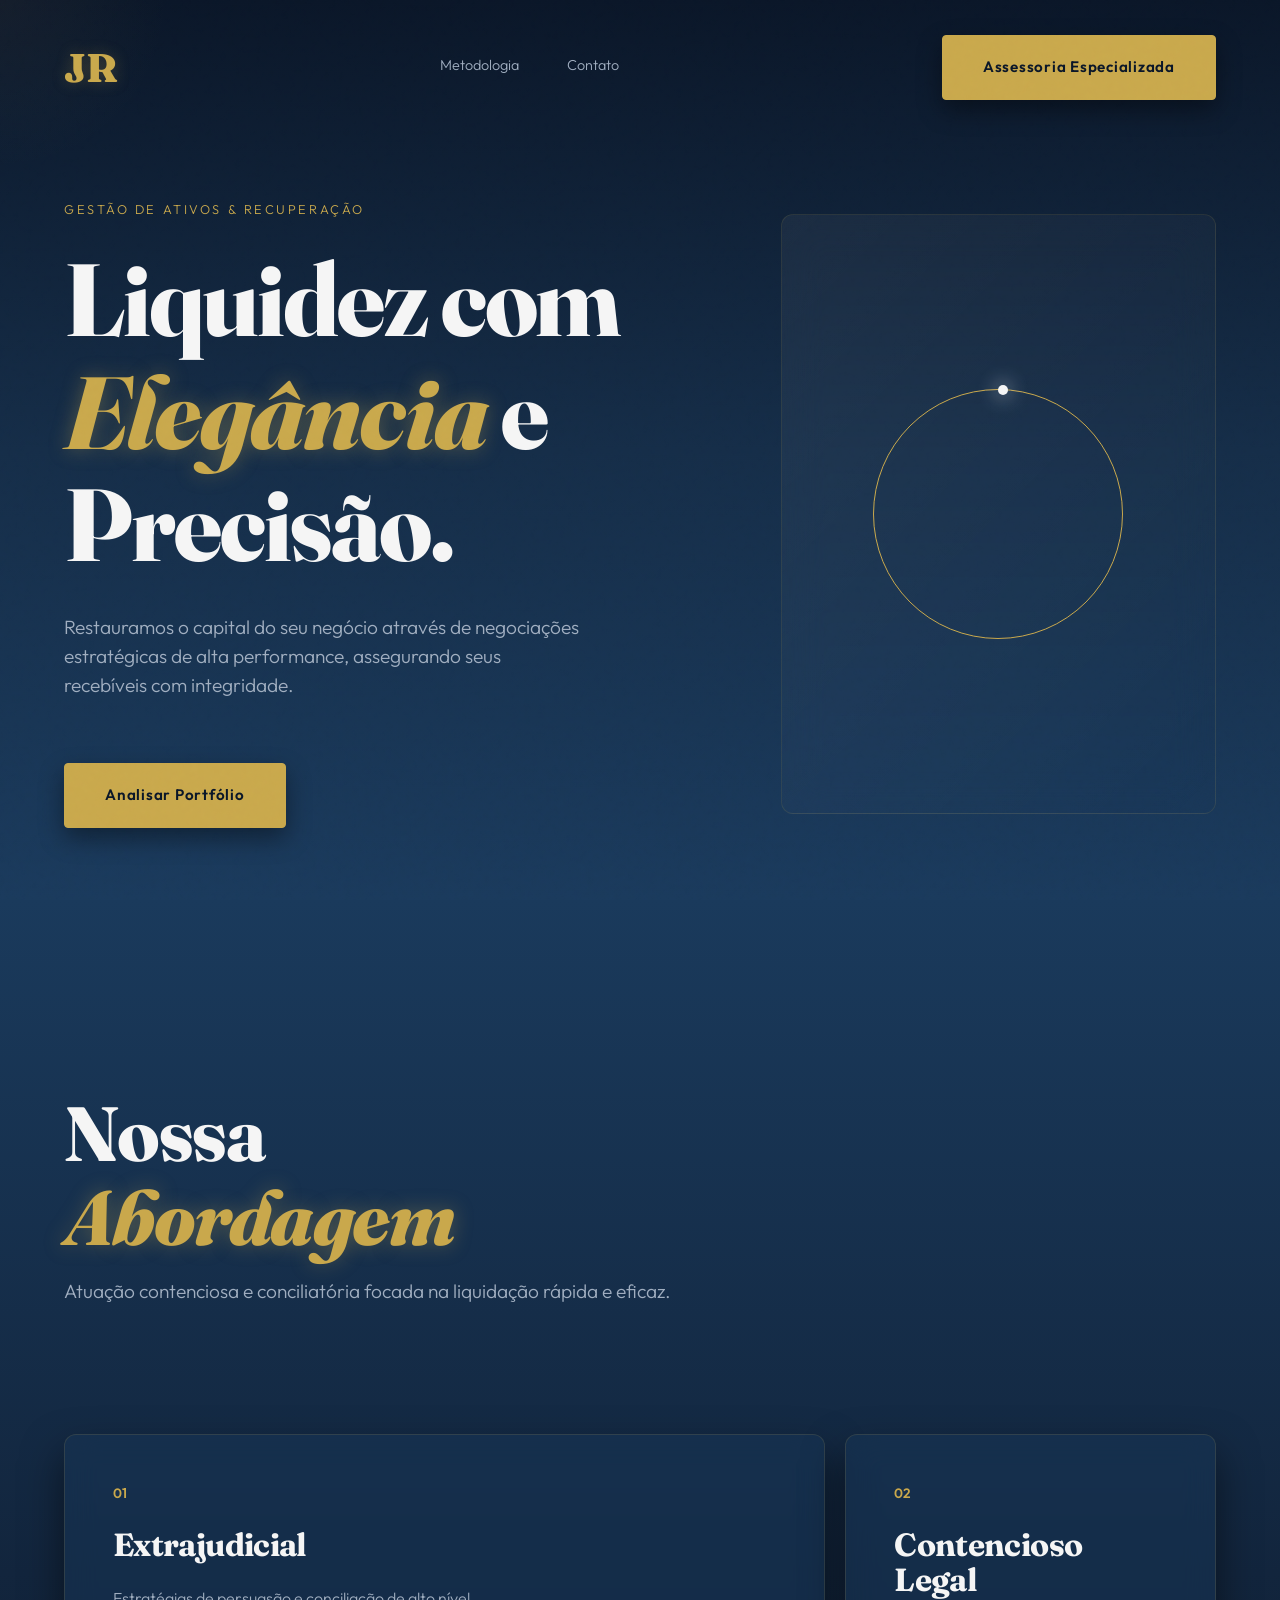
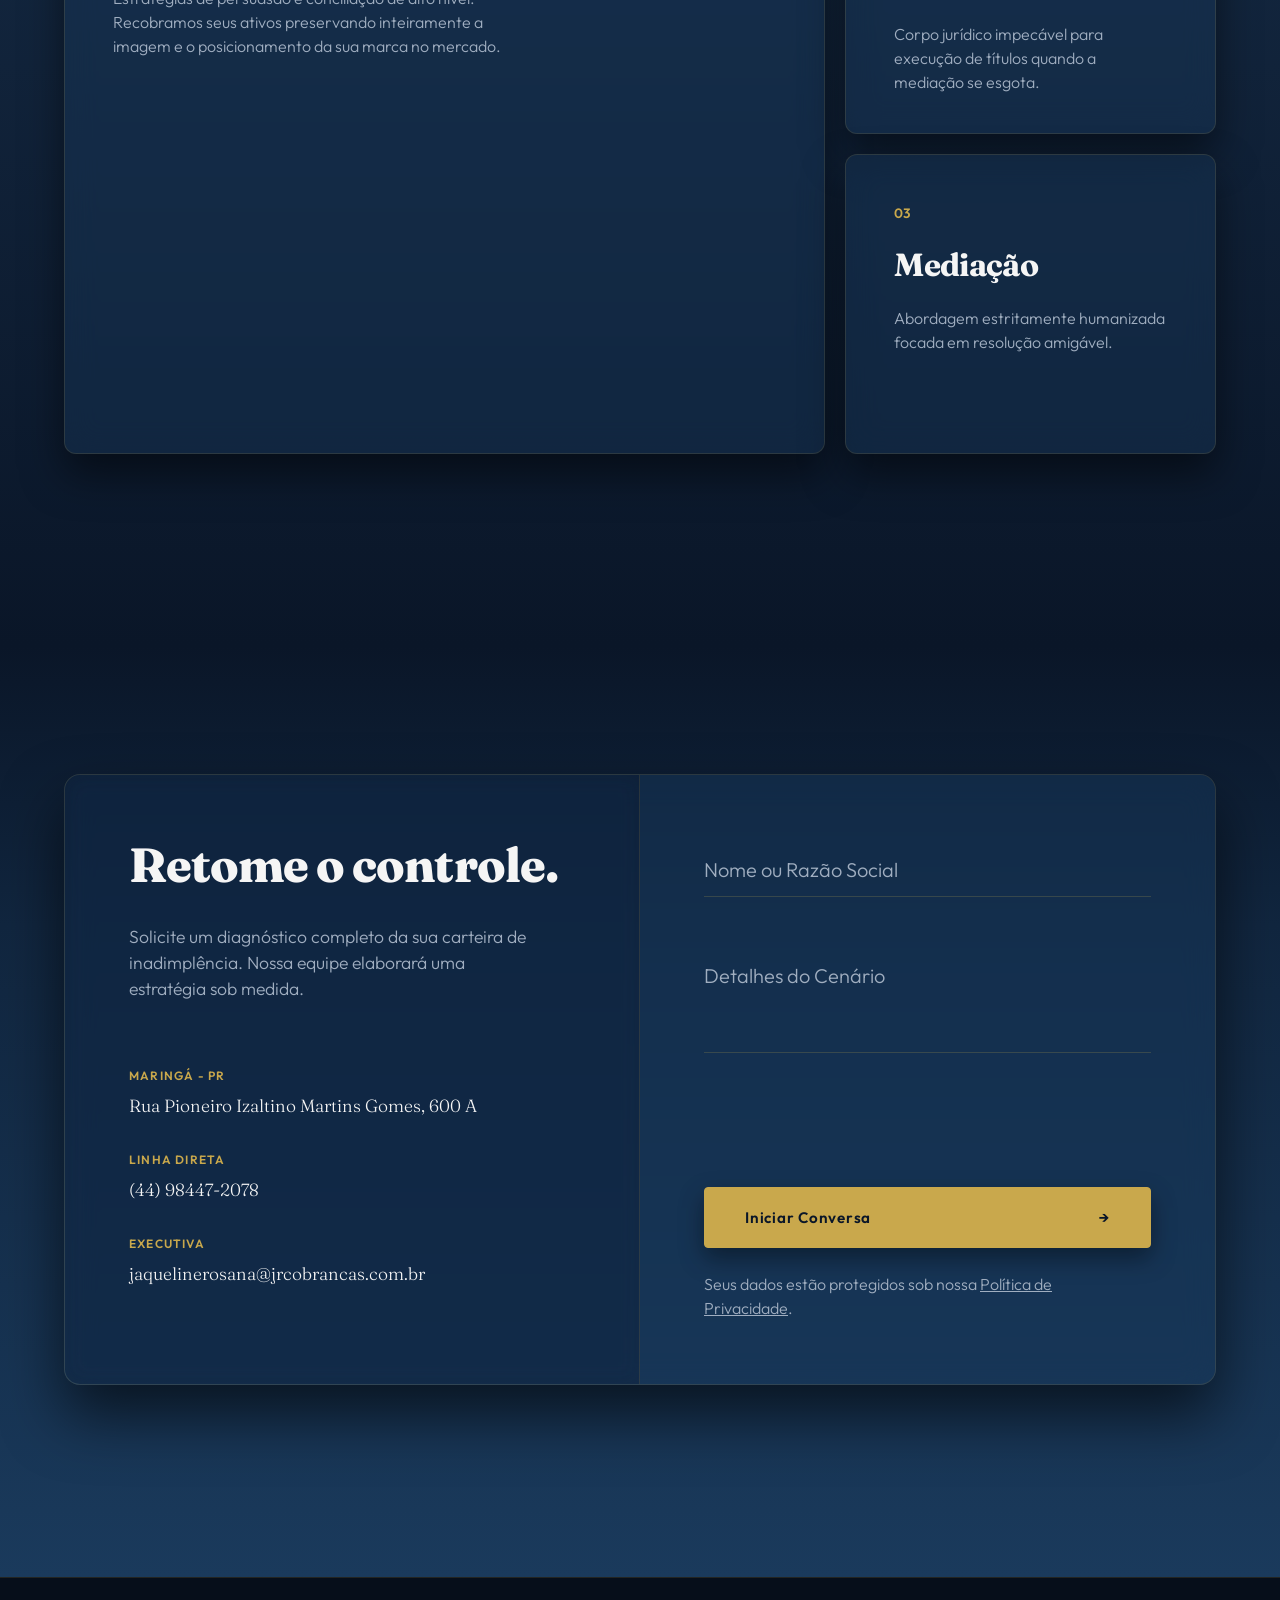
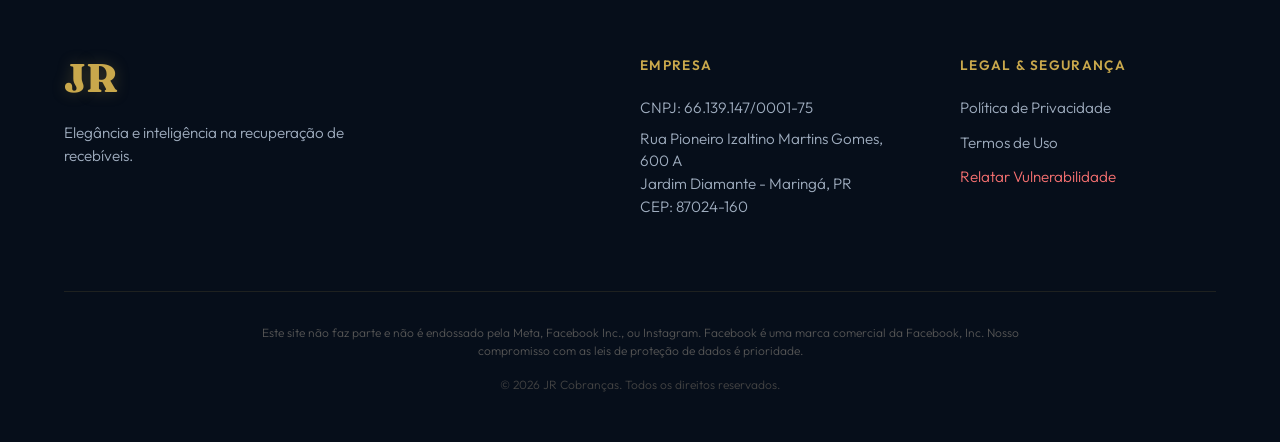
<file: index.html>
<!DOCTYPE html>
<html lang="pt-BR">
<head>
    <meta charset="UTF-8">
    <meta name="viewport" content="width=device-width, initial-scale=1.0">
    <title>JR Cobranças | Excelência em Recuperação de Ativos</title>
    
    <meta name="description" content="Especialistas em recuperação de crédito e renegociação de dívidas. Abordagem humanizada e resultados eficientes para o seu negócio em Maringá e região.">
    
    <!-- Preconnect Fonts -->
    <link rel="preconnect" href="https://fonts.googleapis.com">
    <link rel="preconnect" href="https://fonts.gstatic.com" crossorigin>
    
    <!-- Ultra-Premium Typography: Fraunces (Display) and Outfit (Body) -->
    <link href="https://fonts.googleapis.com/css2?family=Fraunces:ital,opsz,wght@0,9..144,300..900;1,9..144,300..900&family=Outfit:wght@300;400;500;700&display=swap" rel="stylesheet">
    
    <link rel="stylesheet" href="./styles.css">
</head>
<body>

    <!-- SVG Noise Texture Filter applied to body via CSS -->
    <svg style="display: none;">
        <defs>
            <filter id="noiseFilter">
                <feTurbulence type="fractalNoise" baseFrequency="0.65" numOctaves="3" stitchTiles="stitch"/>
            </filter>
        </defs>
    </svg>

    <!-- Interactive background glows -->
    <div class="glow-orb orb-1"></div>
    <div class="glow-orb orb-2"></div>
    
    <!-- Flashlight mouse effect -->
    <div id="flashlight"></div>

    <header class="navbar">
        <div class="container nav-content">
            <div class="logo">
                <span class="logo-jr">JR</span>
            </div>
            <nav class="nav-links">
                <a href="#metodologia" class="hover-underline">Metodologia</a>
                <a href="#contato" class="hover-underline">Contato</a>
            </nav>
            <a href="#" class="btn-outline wpp-link" data-msg="Olá! Gostaria de uma assessoria premium em recuperação de crédito com a JR Cobranças.">
                <span>Assessoria Especializada</span>
            </a>
        </div>
    </header>

    <main>
        <!-- Hero Section -->
        <section class="hero">
            <div class="container">
                <div class="hero-grid">
                    <div class="hero-text">
                        <p class="overline reveal-cascade">Gestão de Ativos & Recuperação</p>
                        <h1 class="reveal-cascade">Liquidez com<br><em>Elegância</em> e<br>Precisão.</h1>
                        <p class="hero-sub reveal-cascade">Restauramos o capital do seu negócio através de negociações estratégicas de alta performance, assegurando seus recebíveis com integridade.</p>
                        <div class="hero-cta reveal-cascade">
                            <a href="#contato" class="btn-solid">Analisar Portfólio</a>
                        </div>
                    </div>
                    <div class="hero-visual reveal-cascade">
                        <!-- Abstract art / Geometric composition -->
                        <div class="glass-art">
                            <div class="glass-art-inner">
                                <div class="gold-ring"></div>
                            </div>
                        </div>
                    </div>
                </div>
            </div>
        </section>

        <!-- Services Section (Asymmetrical Layout) -->
        <section id="metodologia" class="services">
            <div class="container">
                <div class="section-heading reveal">
                    <h2 class="large-heading">Nossa<br><em>Abordagem</em></h2>
                    <p>Atuação contenciosa e conciliatória focada na liquidação rápida e eficaz.</p>
                </div>
                
                <div class="services-bento">
                    <!-- Bento Grid Layout -->
                    <div class="bento-item bento-large glass-panel reveal-cascade">
                        <div class="bento-content">
                            <span class="bento-num">01</span>
                            <h3>Extrajudicial</h3>
                            <p>Estratégias de persuasão e conciliação de alto nível. Recobramos seus ativos preservando inteiramente a imagem e o posicionamento da sua marca no mercado.</p>
                        </div>
                        <div class="bento-visual"></div>
                    </div>
                    
                    <div class="bento-item glass-panel reveal-cascade">
                        <div class="bento-content">
                            <span class="bento-num">02</span>
                            <h3>Contencioso Legal</h3>
                            <p>Corpo jurídico impecável para execução de títulos quando a mediação se esgota.</p>
                        </div>
                    </div>
                    
                    <div class="bento-item glass-panel reveal-cascade">
                        <div class="bento-content">
                            <span class="bento-num">03</span>
                            <h3>Mediação</h3>
                            <p>Abordagem estritamente humanizada focada em resolução amigável.</p>
                        </div>
                    </div>
                </div>
            </div>
        </section>

        <!-- Contact Section -->
        <section id="contato" class="contact">
            <div class="container">
                <div class="contact-wrapper glass-panel reveal">
                    <div class="contact-info">
                        <h2>Retome o controle.</h2>
                        <p>Solicite um diagnóstico completo da sua carteira de inadimplência. Nossa equipe elaborará uma estratégia sob medida.</p>
                        
                        <div class="contact-details">
                            <div class="detail-item">
                                <span class="label">Maringá - PR</span>
                                <span class="value">Rua Pioneiro Izaltino Martins Gomes, 600 A</span>
                            </div>
                            <div class="detail-item">
                                <span class="label">Linha Direta</span>
                                <span class="value">(44) 98447-2078</span>
                            </div>
                            <div class="detail-item">
                                <span class="label">Executiva</span>
                                <span class="value">jaquelinerosana@jrcobrancas.com.br</span>
                            </div>
                        </div>
                    </div>
                    
                    <div class="contact-form-area">
                        <form id="wppForm" class="premium-form">
                            <div class="input-group">
                                <input type="text" id="nome" required placeholder=" ">
                                <label for="nome">Nome ou Razão Social</label>
                                <div class="line-focus"></div>
                            </div>
                            <div class="input-group">
                                <textarea id="mensagem" required placeholder=" " rows="3"></textarea>
                                <label for="mensagem">Detalhes do Cenário</label>
                                <div class="line-focus"></div>
                            </div>
                            <button type="submit" class="btn-solid btn-submit">
                                Iniciar Conversa <span>&rarr;</span>
                            </button>
                            <p class="privacy-note">Seus dados estão protegidos sob nossa <a href="./privacidade.html">Política de Privacidade</a>.</p>
                        </form>
                    </div>
                </div>
            </div>
        </section>
    </main>

    <footer class="site-footer">
        <div class="container footer-content">
            <div class="footer-col brand-col">
                <span class="logo-jr">JR</span>
                <p>Elegância e inteligência na recuperação de recebíveis.</p>
            </div>
            <div class="footer-col">
                <h4>Empresa</h4>
                <p>CNPJ: 66.139.147/0001-75</p>
                <p>Rua Pioneiro Izaltino Martins Gomes, 600 A<br>Jardim Diamante - Maringá, PR<br>CEP: 87024-160</p>
            </div>
            <div class="footer-col">
                <h4>Legal & Segurança</h4>
                <a href="./privacidade.html" class="hover-underline">Política de Privacidade</a>
                <a href="./termos.html" class="hover-underline">Termos de Uso</a>
                <a href="mailto:security@jrcobrancas.com.br" class="hover-underline security-txt">Relatar Vulnerabilidade</a>
            </div>
        </div>
        
        <div class="container">
            <div class="meta-disclaimer">
                <p>Este site não faz parte e não é endossado pela Meta, Facebook Inc., ou Instagram. Facebook é uma marca comercial da Facebook, Inc. Nosso compromisso com as leis de proteção de dados é prioridade.</p>
                <p class="copyright">&copy; 2026 JR Cobranças. Todos os direitos reservados.</p>
            </div>
        </div>
    </footer>

    <script src="./script.js"></script>
</body>
</html>
</file>
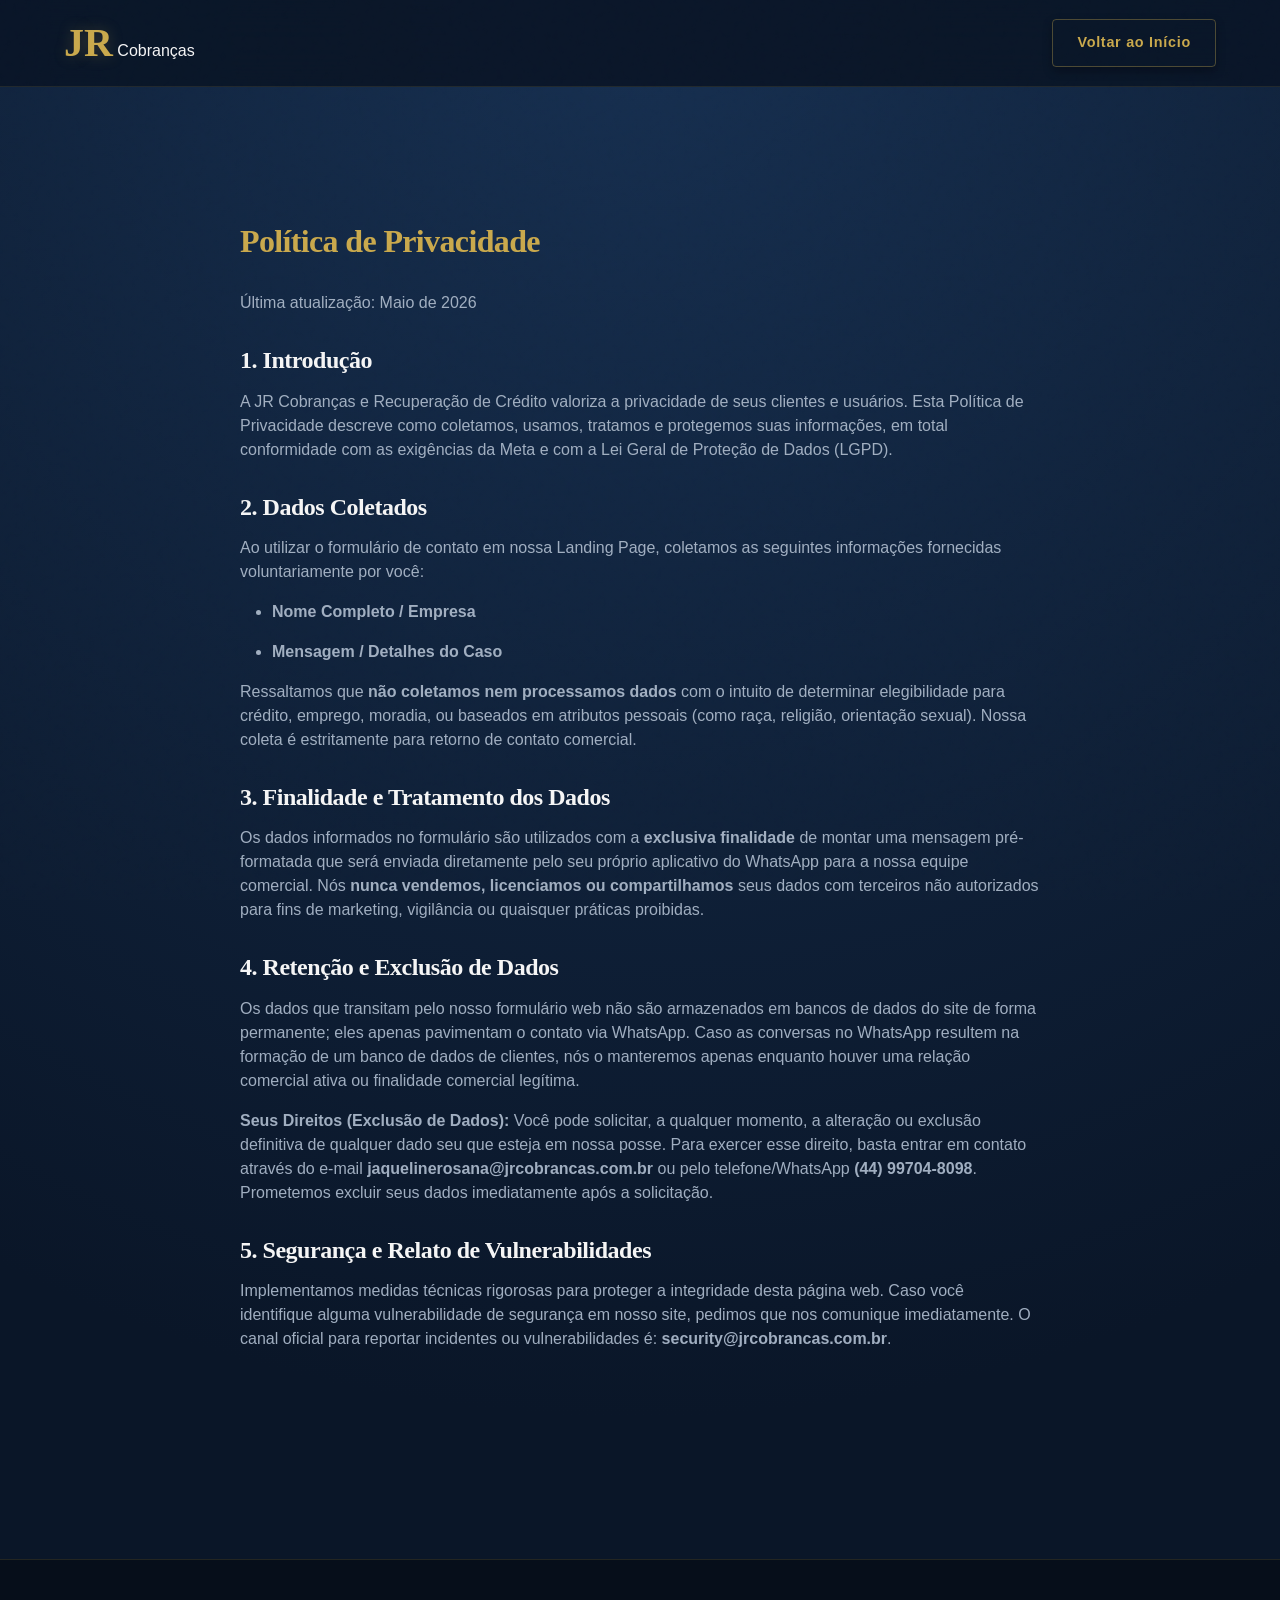
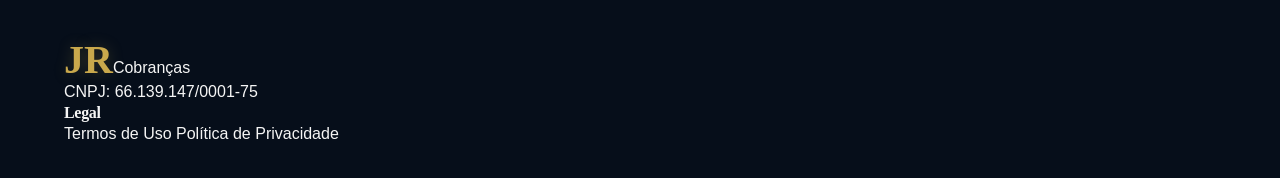
<file: privacidade.html>
<!DOCTYPE html>
<html lang="pt-BR">
<head>
    <meta charset="UTF-8">
    <meta name="viewport" content="width=device-width, initial-scale=1.0">
    <title>Política de Privacidade | JR Cobranças</title>
    <link rel="preconnect" href="https://fonts.googleapis.com">
    <link rel="preconnect" href="https://fonts.gstatic.com" crossorigin>
    <link href="https://fonts.googleapis.com/css2?family=Playfair+Display:ital,wght@0,400..900;1,400..900&family=Plus+Jakarta+Sans:ital,wght@0,300..800;1,300..800&display=swap" rel="stylesheet">
    <link rel="stylesheet" href="./styles.css">
    <style>
        .legal-content {
            padding: calc(var(--space-2xl) + 2rem) 0 var(--space-2xl);
            max-width: 800px;
            margin: 0 auto;
        }
        .legal-content h1 { margin-bottom: 2rem; color: var(--accent-gold); }
        .legal-content h2 { margin: 2rem 0 1rem; font-size: 1.5rem; }
        .legal-content p, .legal-content li { margin-bottom: 1rem; color: var(--text-secondary); }
        .legal-content ul { margin-left: 2rem; margin-bottom: 1rem; }
    </style>
</head>
<body>
    <header class="navbar scrolled">
        <div class="container nav-content">
            <a href="./index.html" class="logo">
                <span class="logo-jr">JR</span>
                <span class="logo-text">Cobranças</span>
            </a>
            <a href="./index.html" class="btn-secondary">Voltar ao Início</a>
        </div>
    </header>

    <main class="container legal-content reveal active">
        <h1>Política de Privacidade</h1>
        <p>Última atualização: Maio de 2026</p>

        <h2>1. Introdução</h2>
        <p>A JR Cobranças e Recuperação de Crédito valoriza a privacidade de seus clientes e usuários. Esta Política de Privacidade descreve como coletamos, usamos, tratamos e protegemos suas informações, em total conformidade com as exigências da Meta e com a Lei Geral de Proteção de Dados (LGPD).</p>

        <h2>2. Dados Coletados</h2>
        <p>Ao utilizar o formulário de contato em nossa Landing Page, coletamos as seguintes informações fornecidas voluntariamente por você:</p>
        <ul>
            <li><strong>Nome Completo / Empresa</strong></li>
            <li><strong>Mensagem / Detalhes do Caso</strong></li>
        </ul>
        <p>Ressaltamos que <strong>não coletamos nem processamos dados</strong> com o intuito de determinar elegibilidade para crédito, emprego, moradia, ou baseados em atributos pessoais (como raça, religião, orientação sexual). Nossa coleta é estritamente para retorno de contato comercial.</p>

        <h2>3. Finalidade e Tratamento dos Dados</h2>
        <p>Os dados informados no formulário são utilizados com a <strong>exclusiva finalidade</strong> de montar uma mensagem pré-formatada que será enviada diretamente pelo seu próprio aplicativo do WhatsApp para a nossa equipe comercial. Nós <strong>nunca vendemos, licenciamos ou compartilhamos</strong> seus dados com terceiros não autorizados para fins de marketing, vigilância ou quaisquer práticas proibidas.</p>

        <h2>4. Retenção e Exclusão de Dados</h2>
        <p>Os dados que transitam pelo nosso formulário web não são armazenados em bancos de dados do site de forma permanente; eles apenas pavimentam o contato via WhatsApp. Caso as conversas no WhatsApp resultem na formação de um banco de dados de clientes, nós o manteremos apenas enquanto houver uma relação comercial ativa ou finalidade comercial legítima.</p>
        <p><strong>Seus Direitos (Exclusão de Dados):</strong> Você pode solicitar, a qualquer momento, a alteração ou exclusão definitiva de qualquer dado seu que esteja em nossa posse. Para exercer esse direito, basta entrar em contato através do e-mail <strong>jaquelinerosana@jrcobrancas.com.br</strong> ou pelo telefone/WhatsApp <strong>(44) 99704-8098</strong>. Prometemos excluir seus dados imediatamente após a solicitação.</p>

        <h2>5. Segurança e Relato de Vulnerabilidades</h2>
        <p>Implementamos medidas técnicas rigorosas para proteger a integridade desta página web. Caso você identifique alguma vulnerabilidade de segurança em nosso site, pedimos que nos comunique imediatamente. O canal oficial para reportar incidentes ou vulnerabilidades é: <strong>security@jrcobrancas.com.br</strong>.</p>
    </main>

    <footer class="site-footer">
        <div class="container footer-grid">
            <div class="footer-brand">
                <div class="logo"><span class="logo-jr">JR</span><span class="logo-text">Cobranças</span></div>
                <p>CNPJ: 66.139.147/0001-75</p>
            </div>
            <div class="footer-links">
                <h4>Legal</h4>
                <a href="./termos.html">Termos de Uso</a>
                <a href="./privacidade.html">Política de Privacidade</a>
            </div>
        </div>
    </footer>
</body>
</html>
</file>
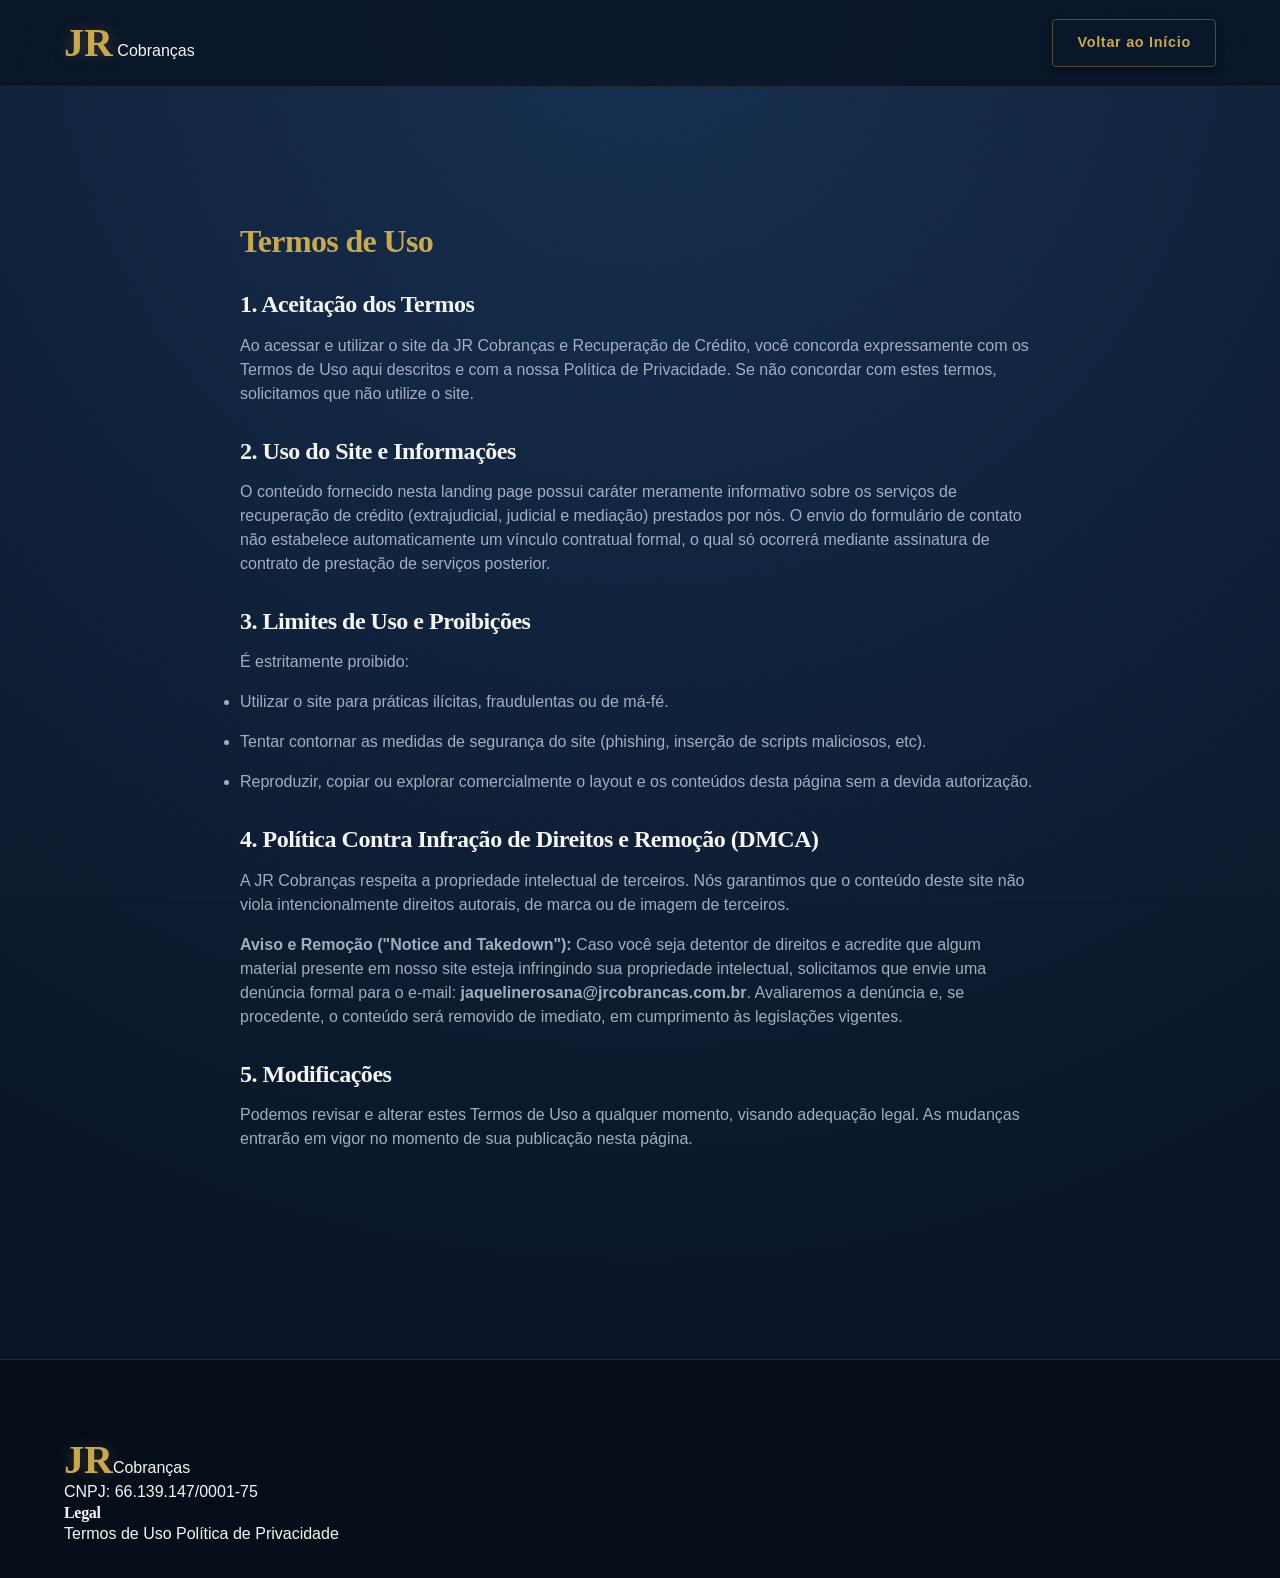
<file: termos.html>
<!DOCTYPE html>
<html lang="pt-BR">
<head>
    <meta charset="UTF-8">
    <meta name="viewport" content="width=device-width, initial-scale=1.0">
    <title>Termos de Uso | JR Cobranças</title>
    <link rel="preconnect" href="https://fonts.googleapis.com">
    <link rel="preconnect" href="https://fonts.gstatic.com" crossorigin>
    <link href="https://fonts.googleapis.com/css2?family=Playfair+Display:ital,wght@0,400..900;1,400..900&family=Plus+Jakarta+Sans:ital,wght@0,300..800;1,300..800&display=swap" rel="stylesheet">
    <link rel="stylesheet" href="./styles.css">
    <style>
        .legal-content {
            padding: calc(var(--space-2xl) + 2rem) 0 var(--space-2xl);
            max-width: 800px;
            margin: 0 auto;
        }
        .legal-content h1 { margin-bottom: 2rem; color: var(--accent-gold); }
        .legal-content h2 { margin: 2rem 0 1rem; font-size: 1.5rem; }
        .legal-content p, .legal-content li { margin-bottom: 1rem; color: var(--text-secondary); }
    </style>
</head>
<body>
    <header class="navbar scrolled">
        <div class="container nav-content">
            <a href="./index.html" class="logo">
                <span class="logo-jr">JR</span>
                <span class="logo-text">Cobranças</span>
            </a>
            <a href="./index.html" class="btn-secondary">Voltar ao Início</a>
        </div>
    </header>

    <main class="container legal-content reveal active">
        <h1>Termos de Uso</h1>
        
        <h2>1. Aceitação dos Termos</h2>
        <p>Ao acessar e utilizar o site da JR Cobranças e Recuperação de Crédito, você concorda expressamente com os Termos de Uso aqui descritos e com a nossa Política de Privacidade. Se não concordar com estes termos, solicitamos que não utilize o site.</p>

        <h2>2. Uso do Site e Informações</h2>
        <p>O conteúdo fornecido nesta landing page possui caráter meramente informativo sobre os serviços de recuperação de crédito (extrajudicial, judicial e mediação) prestados por nós. O envio do formulário de contato não estabelece automaticamente um vínculo contratual formal, o qual só ocorrerá mediante assinatura de contrato de prestação de serviços posterior.</p>

        <h2>3. Limites de Uso e Proibições</h2>
        <p>É estritamente proibido:</p>
        <ul>
            <li>Utilizar o site para práticas ilícitas, fraudulentas ou de má-fé.</li>
            <li>Tentar contornar as medidas de segurança do site (phishing, inserção de scripts maliciosos, etc).</li>
            <li>Reproduzir, copiar ou explorar comercialmente o layout e os conteúdos desta página sem a devida autorização.</li>
        </ul>

        <h2>4. Política Contra Infração de Direitos e Remoção (DMCA)</h2>
        <p>A JR Cobranças respeita a propriedade intelectual de terceiros. Nós garantimos que o conteúdo deste site não viola intencionalmente direitos autorais, de marca ou de imagem de terceiros.</p>
        <p><strong>Aviso e Remoção ("Notice and Takedown"):</strong> Caso você seja detentor de direitos e acredite que algum material presente em nosso site esteja infringindo sua propriedade intelectual, solicitamos que envie uma denúncia formal para o e-mail: <strong>jaquelinerosana@jrcobrancas.com.br</strong>. Avaliaremos a denúncia e, se procedente, o conteúdo será removido de imediato, em cumprimento às legislações vigentes.</p>

        <h2>5. Modificações</h2>
        <p>Podemos revisar e alterar estes Termos de Uso a qualquer momento, visando adequação legal. As mudanças entrarão em vigor no momento de sua publicação nesta página.</p>
    </main>

    <footer class="site-footer">
        <div class="container footer-grid">
            <div class="footer-brand">
                <div class="logo"><span class="logo-jr">JR</span><span class="logo-text">Cobranças</span></div>
                <p>CNPJ: 66.139.147/0001-75</p>
            </div>
            <div class="footer-links">
                <h4>Legal</h4>
                <a href="./termos.html">Termos de Uso</a>
                <a href="./privacidade.html">Política de Privacidade</a>
            </div>
        </div>
    </footer>
</body>
</html>
</file>
<file: styles.css>
/* 
 * JR Cobranças - Ultra-Premium Design System
 * Theme: Luxury Brutalism & Dynamic Obisidian
 */

:root {
    /* Deep Blue & Gold Palette */
    --bg-obsidian: #0A1628;      /* azul marinho profundo */
    --bg-secondary: #1A3A5C;     /* azul médio */
    --bg-footer: #060E1A;        /* azul quase preto */
    --bg-surface: rgba(26, 58, 92, 0.45);
    --bg-panel: rgba(26, 58, 92, 0.6);
    
    --border-glass: rgba(201, 168, 76, 0.12); /* dourado sutil com baixa opacidade */
    --border-gold: rgba(201, 168, 76, 0.35);  /* dourado com opacidade média */
    
    --text-primary: #F5F5F5;     /* branco suave */
    --text-secondary: #A0AEC0;   /* cinza claro */
    
    --accent-gold: #C9A84C;      /* dourado elegante */
    --accent-bronze: #CD7F32;
    --accent-glow: rgba(201, 168, 76, 0.25);
    
    /* Typography */
    --font-display: 'Fraunces', serif;
    --font-body: 'Outfit', sans-serif;
    
    /* Spacing */
    --space-sm: 1rem;
    --space-md: 2rem;
    --space-lg: 4rem;
    --space-xl: 8rem;
    --space-2xl: 12rem;
    
    /* Animation Timing */
    --ease-out-expo: cubic-bezier(0.16, 1, 0.3, 1);
}

/* Reset & Base */
* {
    margin: 0;
    padding: 0;
    box-sizing: border-box;
}

html {
    scroll-behavior: smooth;
    background-color: var(--bg-obsidian);
}

body {
    background: radial-gradient(circle at 50% 0%, #162f50 0%, var(--bg-obsidian) 75%);
    background-color: var(--bg-obsidian);
    color: var(--text-primary);
    font-family: var(--font-body);
    font-weight: 300;
    line-height: 1.5;
    overflow-x: hidden;
    position: relative;
    -webkit-font-smoothing: antialiased;
}

/* Noise Texture Overlay */
body::before {
    content: '';
    position: fixed;
    top: 0; left: 0; width: 100vw; height: 100vh;
    pointer-events: none;
    z-index: 9999;
    opacity: 0.04;
    mix-blend-mode: overlay;
    background: url('data:image/svg+xml;utf8,<svg viewBox="0 0 200 200" xmlns="http://www.w3.org/2000/svg"><filter id="noiseFilter"><feTurbulence type="fractalNoise" baseFrequency="0.65" numOctaves="3" stitchTiles="stitch"/></filter><rect width="100%" height="100%" filter="url(%23noiseFilter)"/></svg>');
}

/* Typography */
h1, h2, h3, h4 {
    font-family: var(--font-display);
    font-weight: 800; /* extrabold */
    line-height: 1.1;
    letter-spacing: -0.02em;
}

em {
    font-style: italic;
    color: var(--accent-gold);
    font-weight: inherit;
    text-shadow: 0 0 20px rgba(201, 168, 76, 0.35);
}

.overline {
    font-family: var(--font-body);
    text-transform: uppercase;
    letter-spacing: 0.2em;
    font-size: 0.8rem;
    color: var(--accent-gold);
    margin-bottom: 1.5rem;
}

a {
    color: inherit;
    text-decoration: none;
}

.hover-underline {
    position: relative;
    padding-bottom: 4px;
}

.hover-underline::after {
    content: '';
    position: absolute;
    bottom: 0; left: 0;
    width: 0%; height: 1px;
    background-color: var(--accent-gold);
    transition: width 0.4s var(--ease-out-expo);
}

.hover-underline:hover::after {
    width: 100%;
}

.container {
    width: 100%;
    max-width: 1400px;
    margin: 0 auto;
    padding: 0 5%;
}

/* Buttons */
.btn-solid, .btn-outline {
    display: inline-flex;
    align-items: center;
    justify-content: center;
    padding: 1.25rem 2.5rem;
    font-family: var(--font-body);
    font-weight: 600;
    font-size: 0.95rem;
    letter-spacing: 0.05em;
    border-radius: 4px;
    transition: all 0.5s var(--ease-out-expo);
    position: relative;
    overflow: hidden;
    cursor: pointer;
    box-shadow: 0 10px 25px rgba(0, 0, 0, 0.4);
}

.btn-solid {
    background: var(--accent-gold);
    color: #0A1628;
    border: 1px solid var(--accent-gold);
}

.btn-solid:hover {
    background: transparent;
    color: var(--accent-gold);
    box-shadow: 0 0 30px rgba(201, 168, 76, 0.5);
    transform: translateY(-2px);
}

.btn-outline {
    background: transparent;
    color: var(--text-primary);
    border: 1px solid var(--border-glass);
    backdrop-filter: blur(10px);
}

.btn-outline:hover {
    border-color: var(--accent-gold);
    background: rgba(201, 168, 76, 0.1);
    box-shadow: 0 0 20px rgba(201, 168, 76, 0.25);
    transform: translateY(-2px);
}

.btn-secondary {
    display: inline-flex;
    align-items: center;
    justify-content: center;
    padding: 0.75rem 1.5rem;
    font-family: var(--font-body);
    font-weight: 600;
    font-size: 0.9rem;
    letter-spacing: 0.05em;
    border-radius: 4px;
    transition: all 0.5s var(--ease-out-expo);
    cursor: pointer;
    background: transparent;
    color: var(--accent-gold);
    border: 1px solid var(--border-gold);
    box-shadow: 0 4px 10px rgba(0, 0, 0, 0.3);
}

.btn-secondary:hover {
    background: var(--accent-gold);
    color: #0A1628;
    box-shadow: 0 0 20px rgba(201, 168, 76, 0.4);
    transform: translateY(-2px);
}

/* Specific Style for Navbar CTA to stand out */
.navbar .btn-outline {
    background: var(--accent-gold);
    color: #0A1628;
    border: 1px solid var(--accent-gold);
}

.navbar .btn-outline:hover {
    background: transparent;
    color: var(--accent-gold);
    box-shadow: 0 0 30px rgba(201, 168, 76, 0.55);
}

/* Navbar */
.navbar {
    position: fixed;
    top: 0; left: 0; width: 100%;
    padding: 2.2rem 0;
    z-index: 1000;
    transition: all 0.5s var(--ease-out-expo);
}

.navbar.scrolled {
    padding: 1.2rem 0;
    background: rgba(10, 22, 40, 0.95);
    backdrop-filter: blur(20px);
    border-bottom: 1px solid var(--border-glass);
}

.nav-content {
    display: flex;
    justify-content: space-between;
    align-items: center;
}

.logo-jr {
    font-family: var(--font-display);
    font-size: 2.5rem;
    font-weight: 800; /* extrabold */
    color: var(--accent-gold);
    line-height: 1;
    text-shadow: 0 0 15px rgba(201, 168, 76, 0.25);
}

.nav-links {
    display: flex;
    gap: 3rem;
}

.nav-links a {
    font-size: 0.9rem;
    color: var(--text-secondary);
}

.nav-links a:hover {
    color: var(--text-primary);
}

/* Background Animated Orbs */
.glow-orb {
    position: absolute;
    border-radius: 50%;
    filter: blur(100px);
    z-index: -1;
    opacity: 0.4;
    animation: float 20s infinite ease-in-out alternate;
}

.orb-1 {
    width: 600px; height: 600px;
    background: radial-gradient(circle, var(--accent-gold), transparent 70%);
    top: -10%; left: -10%;
}

.orb-2 {
    width: 500px; height: 500px;
    background: radial-gradient(circle, var(--accent-bronze), transparent 70%);
    bottom: 20%; right: -10%;
    animation-delay: -5s;
}

@keyframes float {
    0% { transform: translate(0, 0) scale(1); }
    100% { transform: translate(100px, 150px) scale(1.2); }
}

/* Flashlight Mouse Tracker */
#flashlight {
    position: fixed;
    top: 0; left: 0;
    width: 400px; height: 400px;
    border-radius: 50%;
    background: radial-gradient(circle, rgba(201, 168, 76, 0.05) 0%, transparent 60%);
    pointer-events: none;
    transform: translate(-50%, -50%);
    z-index: 999;
    mix-blend-mode: screen;
}

/* Hero Section */
.hero {
    min-height: 100vh;
    display: flex;
    align-items: center;
    padding-top: var(--space-xl);
    background: linear-gradient(180deg, #0A1628 0%, #152d48 50%, #1A3A5C 100%);
    position: relative;
}

.hero-grid {
    display: grid;
    grid-template-columns: 1.2fr 0.8fr;
    gap: 4rem;
    align-items: center;
}

.hero h1 {
    font-size: clamp(2.5rem, 8vw, 7.5rem);
    margin-bottom: var(--space-md);
}

.hero-sub {
    font-size: clamp(1rem, 1.5vw, 1.25rem);
    color: var(--text-secondary);
    max-width: 80%;
    margin-bottom: var(--space-lg);
}

.hero-visual {
    position: relative;
    height: 600px;
    display: flex;
    align-items: center;
    justify-content: center;
}

.glass-art {
    width: 100%; height: 100%;
    background: linear-gradient(135deg, rgba(255,255,255,0.05), rgba(255,255,255,0));
    border: 1px solid var(--border-glass);
    backdrop-filter: blur(20px);
    border-radius: 12px;
    display: flex;
    align-items: center;
    justify-content: center;
    overflow: hidden;
}

.gold-ring {
    width: 250px; height: 250px;
    border: 1px solid var(--accent-gold);
    border-radius: 50%;
    position: relative;
    animation: rotate 30s linear infinite;
}

.gold-ring::before {
    content: '';
    position: absolute;
    top: -5px; left: 50%;
    width: 10px; height: 10px;
    background: var(--text-primary);
    border-radius: 50%;
    box-shadow: 0 0 20px var(--text-primary);
}

@keyframes rotate { 100% { transform: rotate(360deg); } }

/* Services (Bento Grid) */
.services {
    padding: var(--space-2xl) 0;
    position: relative;
    background: linear-gradient(180deg, #1A3A5C 0%, #12253d 50%, #0A1628 100%);
}

.large-heading {
    font-size: clamp(2rem, 6vw, 5rem);
    margin-bottom: 1rem;
}

.section-heading p {
    color: var(--text-secondary);
    font-size: 1.2rem;
    margin-bottom: var(--space-xl);
}

.services-bento {
    display: grid;
    grid-template-columns: repeat(3, 1fr);
    grid-template-rows: repeat(2, 300px);
    gap: 20px; /* Modern spacing instead of brutalist gap */
    background: transparent;
    border: none;
}

.glass-panel {
    background: rgba(26, 58, 92, 0.4);
    backdrop-filter: blur(16px);
    -webkit-backdrop-filter: blur(16px);
    border: 1px solid rgba(201, 168, 76, 0.15);
    border-radius: 12px;
    padding: 3rem;
    position: relative;
    overflow: hidden;
    box-shadow: 0 20px 40px rgba(0, 0, 0, 0.5);
    transition: all 0.5s var(--ease-out-expo);
}

.glass-panel:hover {
    background: rgba(26, 58, 92, 0.6);
    border-color: rgba(201, 168, 76, 0.35);
    transform: translateY(-5px);
    box-shadow: 0 30px 60px rgba(0, 0, 0, 0.7);
}

.bento-large {
    grid-column: span 2;
    grid-row: span 2;
}

.bento-num {
    display: block;
    font-family: var(--font-body);
    font-size: 0.85rem;
    color: var(--accent-gold);
    margin-bottom: 1.5rem;
    font-weight: 600;
}

.glass-panel h3 {
    font-size: 2rem;
    margin-bottom: 1.5rem;
    font-weight: 700;
}

.glass-panel p {
    color: var(--text-secondary);
    font-size: 1rem;
    max-width: 400px;
}

/* Contact Section */
.contact {
    padding: var(--space-xl) 0 var(--space-2xl);
    background: linear-gradient(180deg, #0A1628 0%, #11263f 30%, #1A3A5C 100%);
}

.contact-wrapper {
    display: grid;
    grid-template-columns: 1fr 1fr;
    gap: 0;
    background: rgba(26, 58, 92, 0.3);
    backdrop-filter: blur(16px);
    -webkit-backdrop-filter: blur(16px);
    border: 1px solid rgba(201, 168, 76, 0.15);
    border-radius: 16px;
    box-shadow: 0 30px 60px rgba(0, 0, 0, 0.6);
    overflow: hidden;
    padding: 0;
}

.contact-info {
    padding: 4rem;
    background: rgba(10, 22, 40, 0.3);
    backdrop-filter: blur(10px);
    border-right: 1px solid rgba(201, 168, 76, 0.15);
    overflow: hidden;
}

.contact-info h2 {
    font-size: clamp(2rem, 5vw, 3rem);
    margin-bottom: 2rem;
    font-weight: 800;
}

.contact-info p {
    color: var(--text-secondary);
    margin-bottom: 4rem;
    font-size: 1.1rem;
}

.detail-item {
    margin-bottom: 2rem;
}

.detail-item .label {
    display: block;
    font-size: 0.75rem;
    text-transform: uppercase;
    color: var(--accent-gold);
    letter-spacing: 0.1em;
    margin-bottom: 0.5rem;
    font-weight: 600;
}

.detail-item .value {
    font-family: var(--font-display);
    font-size: 1.1rem;
    color: var(--text-primary);
    word-break: break-word;
    overflow-wrap: anywhere;
}

.contact-form-area {
    padding: 4rem;
    background: rgba(26, 58, 92, 0.25);
    overflow: hidden;
}

.premium-form {
    display: flex;
    flex-direction: column;
    height: 100%;
}

.input-group {
    position: relative;
    margin-bottom: 3rem;
}

.input-group input,
.input-group textarea {
    width: 100%;
    background: transparent;
    border: none;
    border-bottom: 1px solid rgba(201, 168, 76, 0.2);
    color: var(--text-primary);
    font-family: var(--font-body);
    font-size: 1.25rem;
    padding: 1rem 0;
    outline: none;
    resize: none;
    transition: border-bottom 0.3s ease;
}

.input-group input:focus,
.input-group textarea:focus {
    border-bottom: 1px solid rgba(201, 168, 76, 0.5);
}

.input-group label {
    position: absolute;
    top: 1rem; left: 0;
    color: var(--text-secondary);
    font-size: 1.25rem;
    pointer-events: none;
    transition: all 0.3s var(--ease-out-expo);
}

.input-group input:focus ~ label,
.input-group input:not(:placeholder-shown) ~ label,
.input-group textarea:focus ~ label,
.input-group textarea:not(:placeholder-shown) ~ label {
    top: -1.5rem;
    font-size: 0.8rem;
    color: var(--accent-gold);
}

.line-focus {
    position: absolute;
    bottom: 0; left: 0;
    width: 0; height: 2px;
    background: var(--accent-gold);
    transition: width 0.5s var(--ease-out-expo);
    box-shadow: 0 0 10px rgba(201, 168, 76, 0.5);
}

.input-group input:focus ~ .line-focus,
.input-group textarea:focus ~ .line-focus {
    width: 100%;
}

.btn-submit {
    margin-top: auto;
    width: 100%;
    justify-content: space-between;
}

.privacy-note {
    margin-top: 1.5rem;
    font-size: 0.8rem;
    color: #555;
}

.privacy-note a {
    color: var(--text-secondary);
    text-decoration: underline;
}

/* Footer */
.site-footer {
    background: var(--bg-footer);
    border-top: 1px solid rgba(201, 168, 76, 0.15);
    padding: 5rem 0 2rem;
}

.footer-content {
    display: grid;
    grid-template-columns: 2fr 1fr 1fr;
    gap: 4rem;
    margin-bottom: 4rem;
}

.brand-col p {
    color: var(--text-secondary);
    margin-top: 1.5rem;
    max-width: 300px;
}

.footer-col h4 {
    font-family: var(--font-body);
    font-size: 0.85rem;
    text-transform: uppercase;
    letter-spacing: 0.1em;
    color: var(--accent-gold);
    margin-bottom: 1.5rem;
    font-weight: 600;
}

.footer-col a {
    display: block;
    margin-bottom: 0.5rem;
    color: var(--text-secondary);
    font-size: 0.95rem;
    transition: color 0.3s ease;
}

.footer-col a:hover {
    color: var(--accent-gold);
}

.footer-col p {
    display: block;
    margin-bottom: 0.5rem;
    color: var(--text-secondary);
    font-size: 0.95rem;
}

.security-txt { color: #f87171 !important; }
.cnpj-txt { color: var(--text-secondary) !important; margin-top: 2rem !important; }

.meta-disclaimer {
    border-top: 1px solid var(--border-glass);
    padding-top: 2rem;
    text-align: center;
}

.meta-disclaimer p {
    font-size: 0.75rem;
    color: #555;
    max-width: 800px;
    margin: 0 auto 1rem;
}

.meta-disclaimer .copyright {
    color: #444;
}

/* Staggered Reveals & Animation Classes */
.reveal, .reveal-cascade {
    opacity: 0;
    transform: translateY(40px);
    transition: opacity 1s var(--ease-out-expo), transform 1s var(--ease-out-expo);
}

.reveal.active, .reveal-cascade.active {
    opacity: 1;
    transform: translateY(0);
}

/* Responsive */
@media (max-width: 1024px) {
    /* Hero: uma coluna, sem coluna fantasma */
    .hero-grid {
        grid-template-columns: 1fr;
        grid-template-rows: auto;
        text-align: center;
    }
    .hero-visual {
        display: none !important;
        width: 0;
        height: 0;
        overflow: hidden;
    }
    .hero-sub { margin: 0 auto 2rem; }

    /* Serviços em coluna */
    .services-bento {
        grid-template-columns: 1fr;
        grid-template-rows: auto;
    }
    .bento-large { grid-column: span 1; grid-row: span 1; }

    /* Contato em coluna */
    .contact-wrapper { grid-template-columns: 1fr; }
    .contact-info { border-right: none; border-bottom: 1px solid var(--border-glass); }
}

@media (max-width: 768px) {
    :root {
        --space-xl: 3rem;
        --space-2xl: 4rem;
    }

    /* Evitar overflow horizontal */
    html, body { overflow-x: hidden; max-width: 100vw; }

    /* Ocultar elementos desktop */
    .nav-links { display: none; }
    .navbar .btn-outline { display: none; }

    /* ── Menu Mobile Hambúrguer (DOM injection) ───── */
    .mobile-menu-btn {
        display: flex;
        flex-direction: column;
        gap: 6px;
        background: none;
        border: none;
        cursor: pointer;
        padding: 4px;
        z-index: 1100;
    }

    .mobile-menu-btn .bar {
        display: block;
        width: 28px;
        height: 2px;
        background-color: var(--text-primary);
        transition: transform 0.35s var(--ease-out-expo), opacity 0.35s ease;
        transform-origin: center;
    }

    .mobile-menu-btn.open .bar:nth-child(1) { transform: translateY(8px) rotate(45deg); }
    .mobile-menu-btn.open .bar:nth-child(2) { opacity: 0; transform: scaleX(0); }
    .mobile-menu-btn.open .bar:nth-child(3) { transform: translateY(-8px) rotate(-45deg); }

    /* ── Overlay Menu Mobile ─────────────────────── */
    .mobile-nav-overlay {
        position: fixed;
        inset: 0;
        background: rgba(10, 22, 40, 0.98);
        backdrop-filter: blur(20px);
        -webkit-backdrop-filter: blur(20px);
        display: flex;
        flex-direction: column;
        justify-content: center;
        align-items: center;
        gap: 3rem;
        z-index: 1050;
        opacity: 0;
        pointer-events: none;
        transition: opacity 0.4s var(--ease-out-expo);
    }

    .mobile-nav-overlay.open {
        opacity: 1;
        pointer-events: auto;
    }

    .mobile-nav-overlay a {
        font-family: var(--font-display);
        font-size: clamp(2rem, 8vw, 3rem);
        font-weight: 700;
        color: var(--text-primary);
        letter-spacing: -0.02em;
    }

    .mobile-nav-overlay .btn-solid {
        margin-top: 1rem;
        font-size: 1rem;
        padding: 1rem 2.5rem;
        width: auto;
    }

    /* ── Tipografia Mobile ───────────────────────── */
    .hero h1         { font-size: clamp(2.2rem, 9vw, 3.5rem); font-weight: 800; }
    .hero-sub        { font-size: 1rem; max-width: 100%; }
    .large-heading   { font-size: clamp(1.8rem, 7vw, 2.5rem); font-weight: 800; }
    .contact-info h2 { font-size: clamp(1.8rem, 7vw, 2.5rem); font-weight: 800; }
    .glass-panel h3  { font-size: 1.4rem; font-weight: 700; }
    .overline        { font-size: 0.7rem; }

    /* ── Hero centralizado no mobile ────────────── */
    .hero { padding-top: 7rem; min-height: auto; padding-bottom: 3rem; }
    /* Botão hero: tamanho natural, não full-width */
    .hero-cta a { width: auto; display: inline-flex; }

    /* ── Espaçamentos ────────────────────────────── */
    .footer-content { grid-template-columns: 1fr; gap: 2.5rem; }
    .contact-info, .contact-form-area { padding: 2.5rem 1.5rem; overflow: hidden; }
    .glass-panel { padding: 2.5rem 1.5rem; }
    .section-heading p { font-size: 1rem; }

    /* ── Textos longos ───────────────────────────── */
    .detail-item .value { font-size: 0.95rem; word-break: break-word; overflow-wrap: anywhere; }
    .privacy-note { word-break: break-word; }

    /* ── Formulário ──────────────────────────────── */
    .input-group input,
    .input-group textarea { font-size: 1rem; padding: 0.8rem 0; }
    .input-group label { font-size: 1rem; }
    .input-group { margin-bottom: 2rem; }

    /* ── Botões: apenas o de submit é full-width ─── */
    .btn-submit { padding: 1rem; width: 100%; justify-content: center; }

    /* ── Contato full-width ──────────────────────── */
    .contact-wrapper { border: none; border-radius: 0; background: transparent; box-shadow: none; }
    .contact-info, .contact-form-area { border: 1px solid rgba(201, 168, 76, 0.15); border-radius: 12px; margin-bottom: 15px; }

    /* ── Orbs: conter dentro da tela ────────────── */
    .glow-orb { opacity: 0.2; }
    .orb-1 { width: 300px; height: 300px; left: -30%; }
    .orb-2 { width: 250px; height: 250px; right: -20%; }
}
</file>
